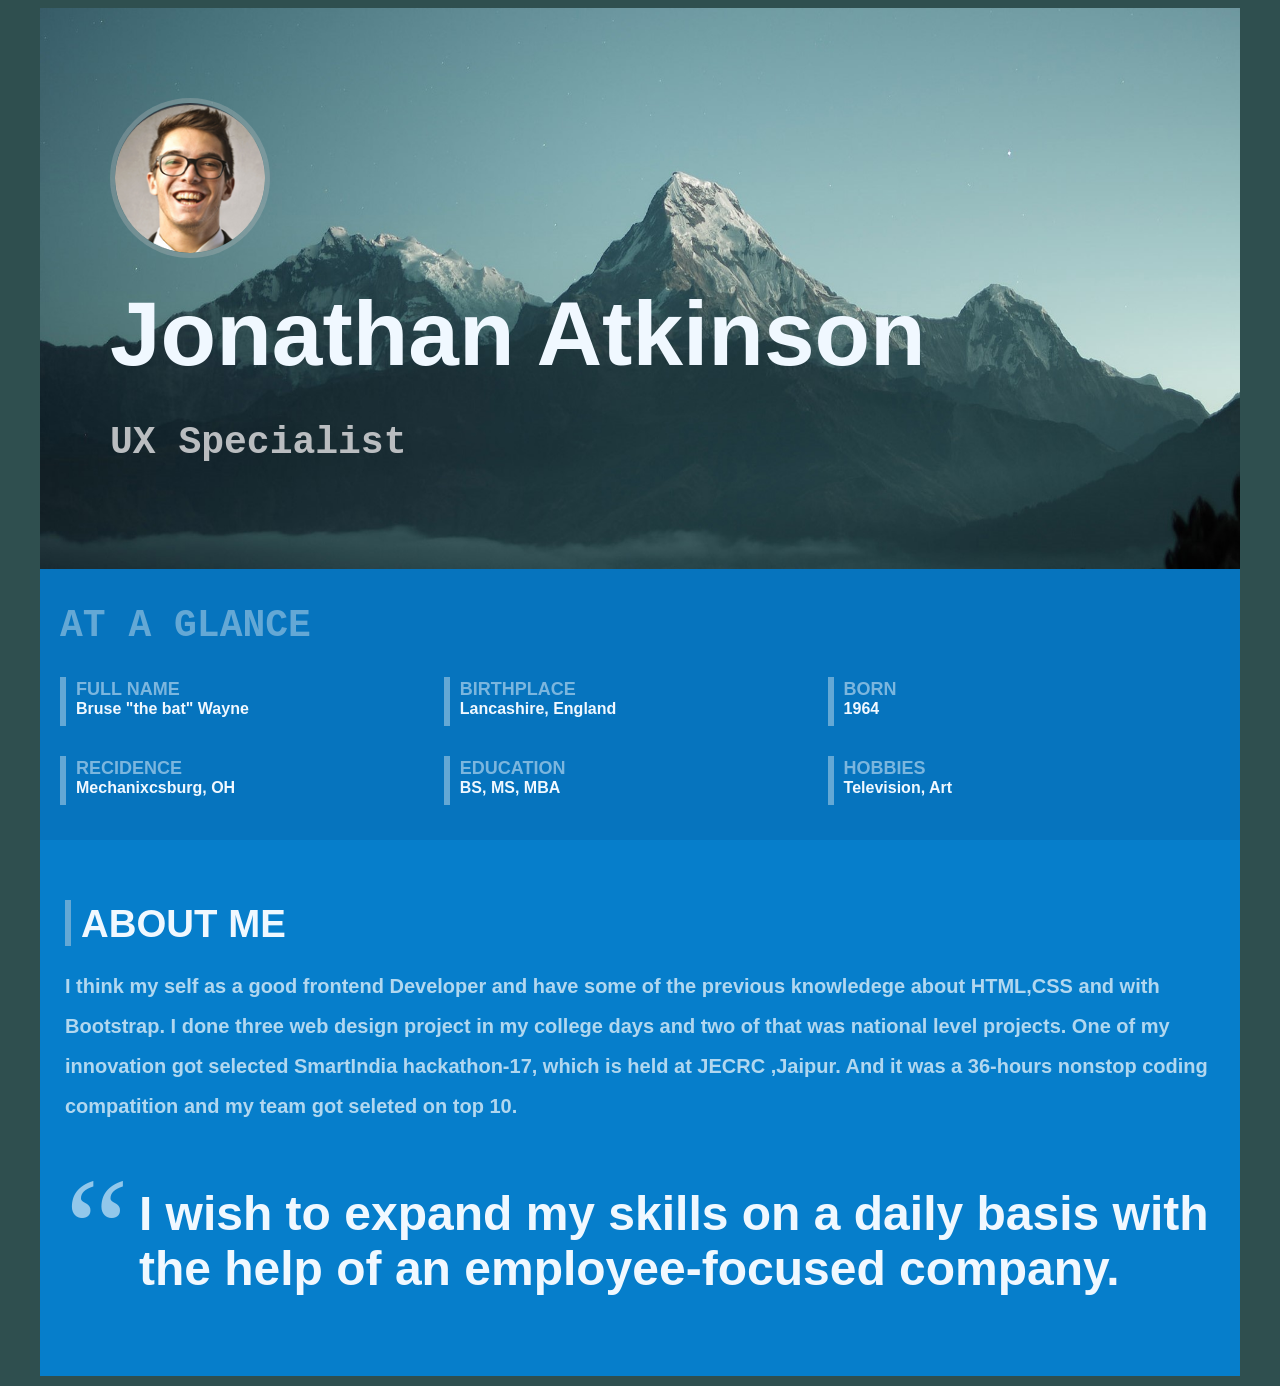
<file: task1/index.html>
<!DOCTYPE html>
<html>
    <head>
        <meta name="viewport" content="width=device-width, initial-scale=1.0">
        <title>Task 1</title>
        <link rel="stylesheet" type="text/css" href="style.css">
    </head>
    
    <body>
        <div class="content-body">
            
        <div class="container">
           
                <img src="prof.png" alt="image">
           
            <h1>Jonathan Atkinson</h1>
            <h2>UX Specialist</h2>
        </div>
         
       <div class="main-menu">
             <h2>AT A GLANCE</h2>
            <div>
               
                <div class="model-box">
                    <h4>FULL NAME</h4>
                    <h5>Bruse "the bat" Wayne</h5>
                </div>
                 <div class="model-box">
                    <h4>BIRTHPLACE</h4>
                    <h5>Lancashire, England</h5>
                </div>
                 <div class="model-box">
                    <h4>BORN</h4>
                    <h5>1964</h5>
                </div>
  
                 <div class="model-box">
                    <h4>RECIDENCE</h4>
                    <h5>Mechanixcsburg, OH</h5>
                </div>
                 <div class="model-box">
                    <h4>EDUCATION</h4>
                    <h5>BS, MS, MBA</h5>
                </div>
                 <div class="model-box">
                    <h4>HOBBIES</h4>
                    <h5>Television, Art</h5>
                </div>                
           </div> 
                 
           
            
       </div>
            
            
  
        <div class="footer-menu">
           <div class="about-model-box">
                <h4>ABOUT ME</h4>
           </div>
           
           <div class="about-content">
                <h4 class="about-details">
                I think my self as a good frontend Developer and have some of the previous knowledege about HTML,CSS and with Bootstrap.
                I done three web design project in my college days and two of that was national level projects. One of my innovation got selected SmartIndia hackathon-17, which is held at JECRC ,Jaipur. And it was a 36-hours nonstop coding compatition and my team got seleted on top 10.</h4>
            
            <div class="final">
                <span>&ldquo;</span> 
                <h4>I wish to expand my skills on a daily basis with the help of an employee-focused company.</h4>
                
            </div>
            </div>
        </div>
        </div>
    </body>
    
</html>
</file>
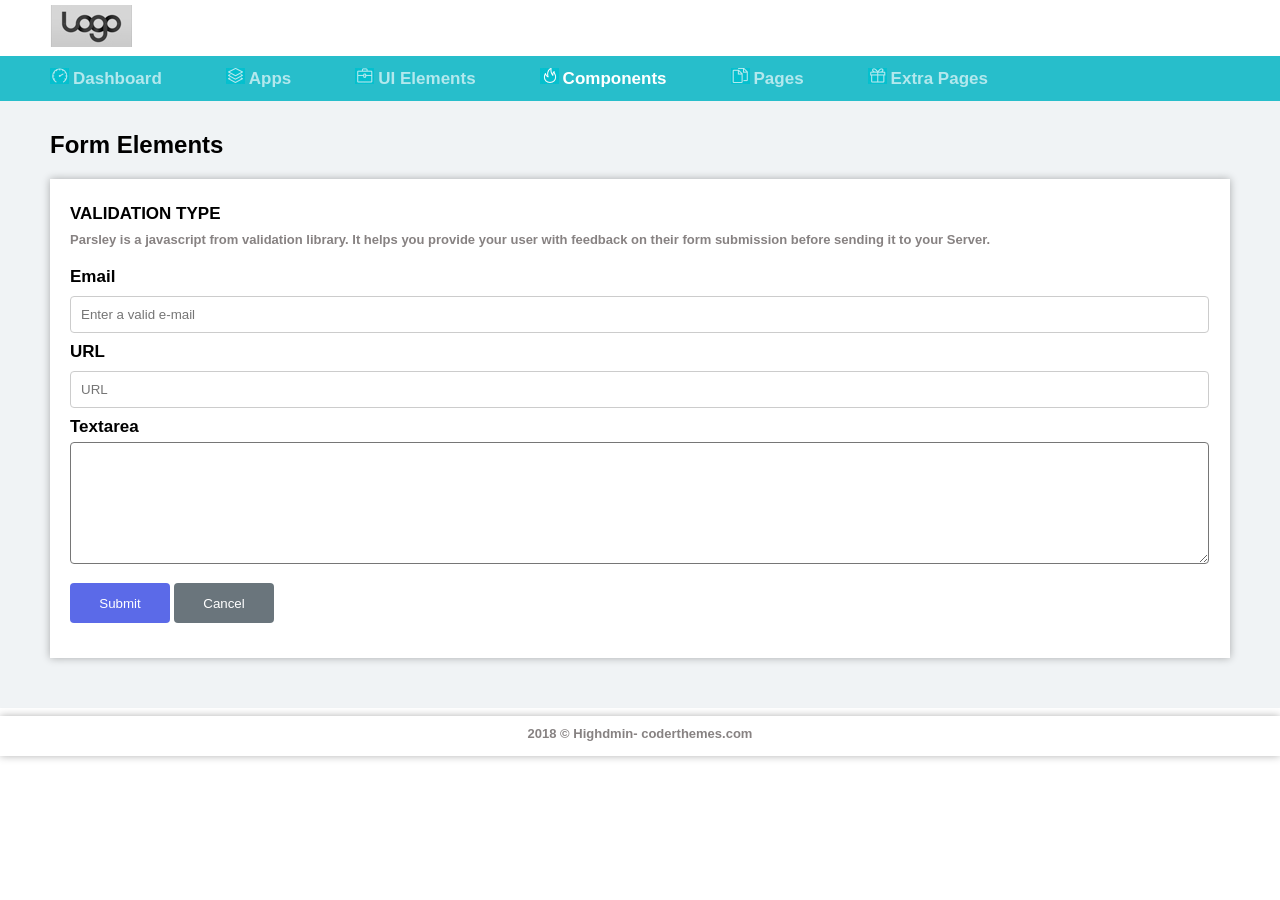
<file: task10/index.html>
<!DOCTYPE html>
<html>
    <head>
      <title>Task10</title>
        <link rel="stylesheet" type="text/css" href="css/style.css">
    </head>
    <body>

          <header>
                <div class="logo">
                 <img src="img/logo.jpg" alt="logo">
              </div>
                <div class="header-menu">
                   
                      <div class="header-title">
                          <img src="img/m1.jpg" alt="icon">
                          <h3>Dashboard</h3>
                       </div>
                       <div class="header-title">
                        <img src="img/m2.jpg" alt="icon">
                        <h3>Apps</h3>
                       </div>
                       <div class="header-title">
                            <img src="img/m3.jpg" alt="icon">
                           <h3>UI Elements</h3>
                       </div>
                       <div class="header-title active">
                            <img src="img/m4.jpg" alt="icon">
                          <h3> Components</h3>
                       </div>
                       <div class="header-title">
                             <img src="img/m5.jpg" alt="icon">
                        <h3> Pages</h3>
                       </div>
                       <div class="header-title">
                            <img src="img/m6.jpg" alt="icon">
                          <h3>Extra Pages</h3>
                       </div>
                    
                </div>
          </header>
          <section>
      
            <h1>Form Elements </h1>
           <div class="screens">
                 <h3 class="caps">Validation Type</h3>
                 <p> Parsley is a javascript from validation library. It helps you provide your user with feedback on their form submission before sending it to your Server.</p>
                
               <div class="content">
                    <h3>Email</h3>
                    <input type="text" name="email" placeholder="Enter a valid e-mail" >
                    <h3>URL</h3>
                    <input type="text" name="url" placeholder="URL" >
                    <h3>Textarea</h3>
                    <textarea name="area" class="input-text"></textarea>
                    <input type="button" value="Submit" class="btn-submit" >
                    <input type="button" value="Cancel" class="btn-cancel">
                </div>                        
                 
                  
              
         </div>
      
             
          
      
        </section>
          <footer>
              <p>2018 &copy; Highdmin- coderthemes.com</p>
          </footer>
        
     
    </body>

</html>
</file>
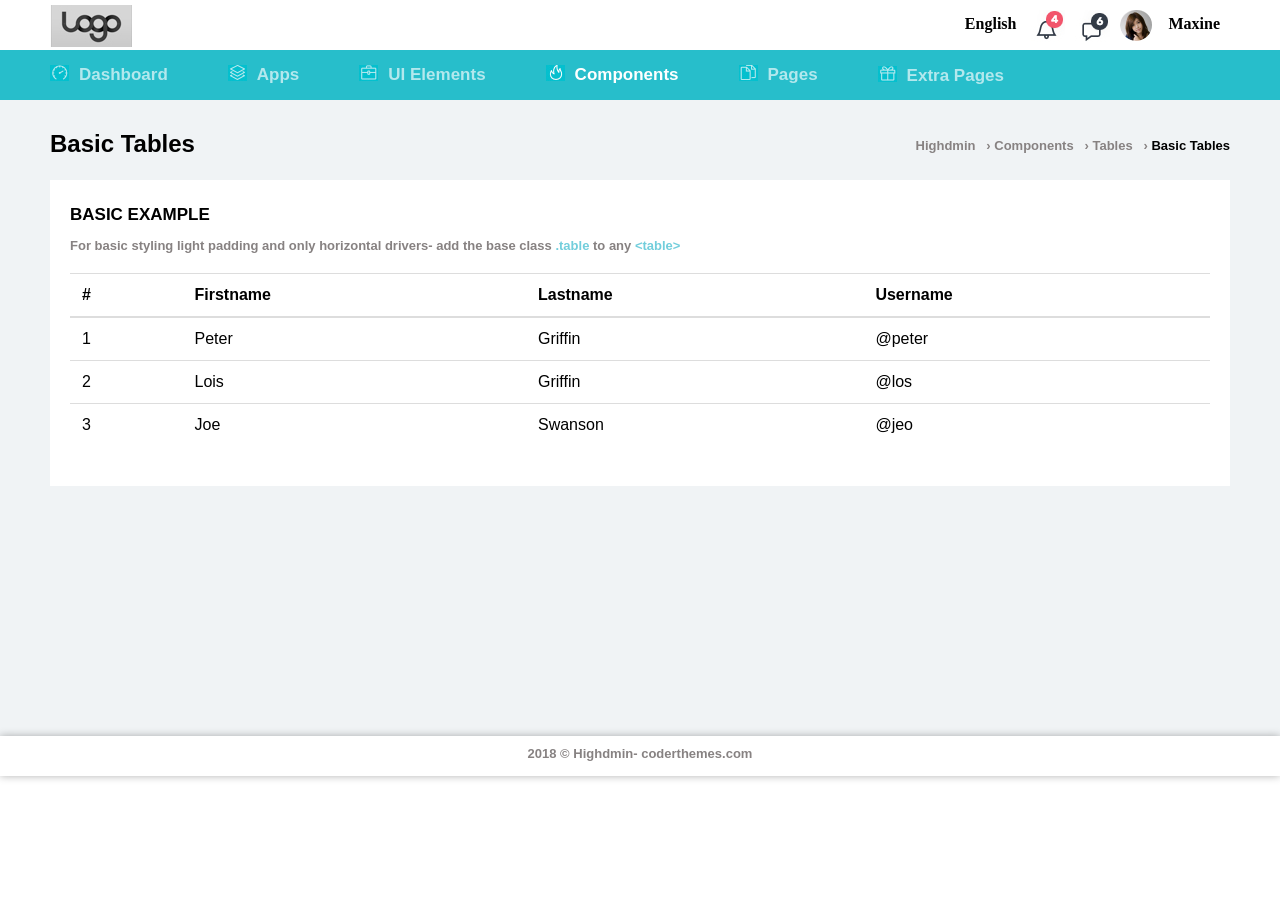
<file: task11/index.html>
<!DOCTYPE html>
<html>
    <head>
      <title>Task11</title>
        <link rel="stylesheet" type="text/css" href="css/style.css">
    </head>
    <body>

          <header>
                <div class="logo">
                 <img src="img/logo.jpg" alt="logo">
                 <div>
                    <h4>English</h4> <img src="img/l1.jpg" alt="l1"> <img src="img/l2.jpg" alt="l1"> <img src="img/p1.png" alt="profile"> <h4>Maxine</h4> 
                 </div>
               </div>
                <div class="header-menu">
                   
                      <div class="header-title">
                          <img src="img/m1.jpg" alt="icon">
                          <h3>Dashboard</h3>
                       </div>
                       <div class="header-title">
                        <img src="img/m2.jpg" alt="icon">
                        <h3>Apps</h3>
                       </div>
                       <div class="header-title">
                            <img src="img/m3.jpg" alt="icon">
                           <h3>UI Elements</h3>
                       </div>
                       <div class="header-title active">
                            <img src="img/m4.jpg" alt="icon">
                          <h3>Components</h3>
                       </div>
                       <div class="header-title">
                             <img src="img/m5.jpg" alt="icon">
                        <h3>Pages</h3>
                       </div>
                       <div class="header-title">
                            <img src="img/m6.jpg" alt="icon">
                          <h3>Extra Pages</h3>
                       </div>
                    
                </div>
          </header>
          <section>
            <div class="page-title">
              <h1>Basic Tables</h1>
              <p>Highdmin &nbsp; &rsaquo; Components &nbsp; &rsaquo; Tables &nbsp; &rsaquo; <strong>Basic Tables</strong></p>  
            </div>
           <div class="screens">
                 <h3 class="caps">basic example</h3>
                 <p>For basic styling light padding and only horizontal drivers- add the base class <span>.table</span> to any <span>&lt;table&gt;</span></p>
                <div class="content">
                          <table>
                              <tr>
                                  <th>#</th>
                                  <th>Firstname</th>
                                  <th>Lastname</th>
                                    <th>Username</th>
                                  
                              </tr>
                                <tr>
                                    <td class="num">1</td>
                                    <td>Peter</td>
                                    <td>Griffin</td>
                                    <td>@peter</td>
                                </tr>
                                <tr>
                                    <td class="num">2</td>
                                    <td>Lois</td>
                                    <td>Griffin</td>
                                    <td>@los</td>
                                </tr>
                              <tr>
                                  <td class="num">3</td>
                                  <td>Joe</td>
                                  <td>Swanson</td>
                                  <td>@jeo</td>
                            </tr>
                               
                        </table>           
                 </div>
                  
              
              </div>
      
             
          
      
        </section>
          <footer>
              <p>2018 &copy; Highdmin- coderthemes.com</p>
          </footer>
        
     
    </body>

</html>
</file>
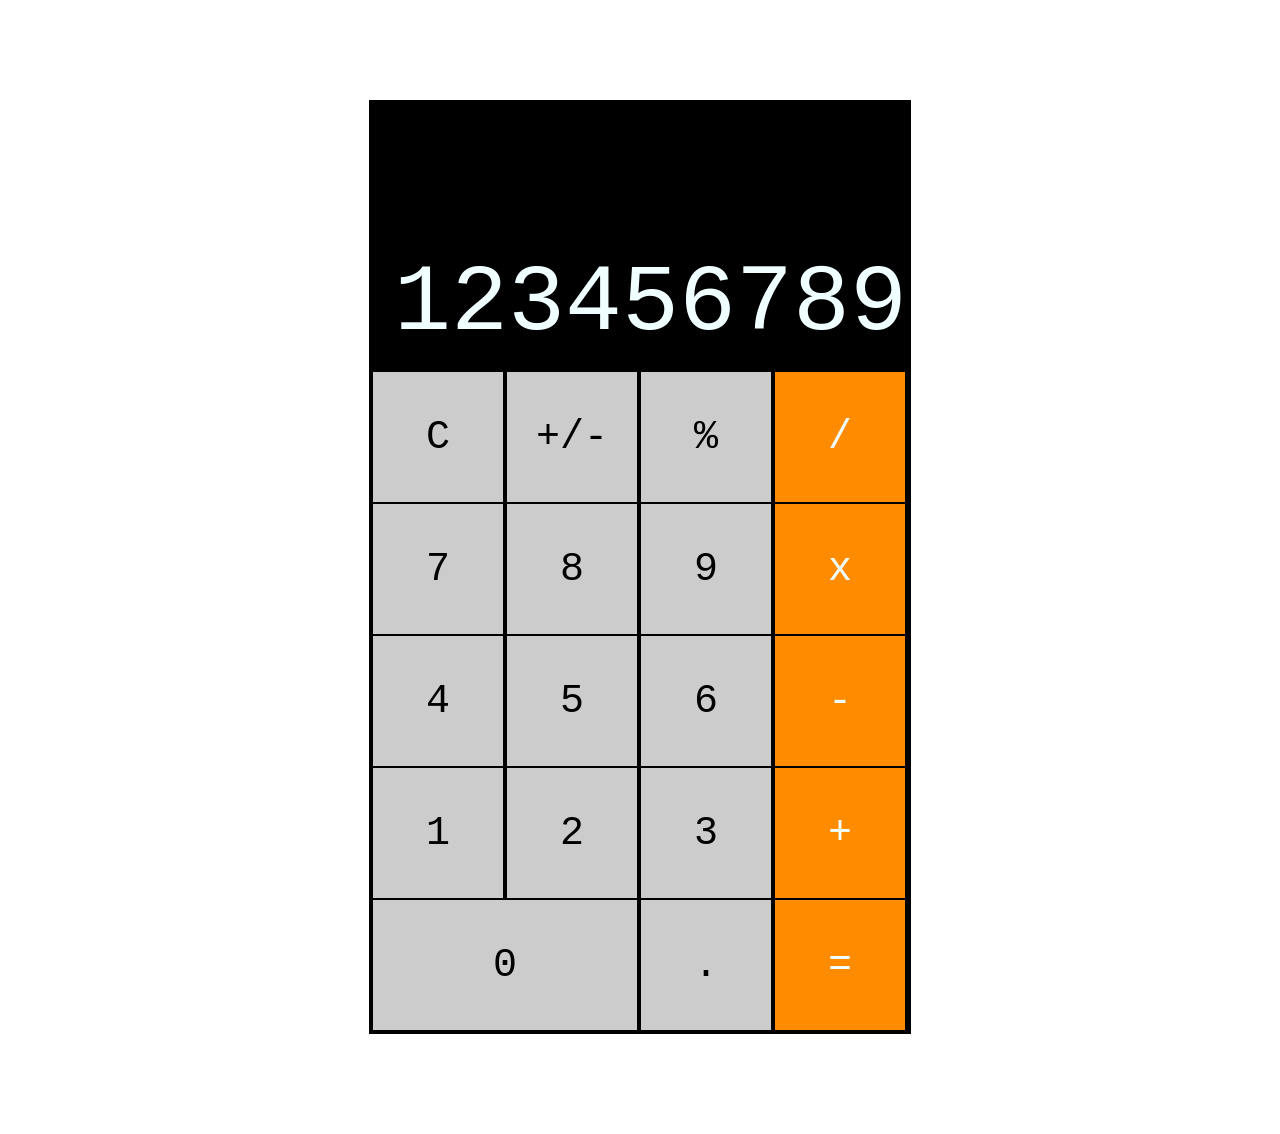
<file: task2/index.html>
<!DOCTYPE html>
<html>
<head>
<link rel="stylesheet" type="text/css" href="style.css">
    <title>Task2</title>
</head>
<body>

<div class="container">
  <div class="display">123456789</div>
  <button name="btn" class="btn" >C</button>
  <button name="btn" class="btn" >+/-</button>
  <button name="btn" class="btn" >%</button>
  <button name="btn" class="btn side-button" >/</button>
  <button name="btn" class="btn" >7</button>
  <button name="btn" class="btn" >8</button>
  <button name="btn" class="btn" >9</button>
  <button name="btn" class="btn side-button" >x</button>
  <button name="btn" class="btn" >4</button>
  <button name="btn" class="btn" >5</button>
  <button name="btn" class="btn" >6</button>
  <button name="btn" class="btn side-button" >-</button>
  <button name="btn" class="btn" >1</button>
  <button name="btn" class="btn" >2</button>
  <button name="btn" class="btn" >3</button>
  <button name="btn" class="btn side-button" >+</button>
  <button name="btn" class="btn item2" >0</button>
   <button name="btn" class="btn" >.</button>
   <button name="btn" class="btn side-button" >=</button>

</div>

</body>
</html>
</file>
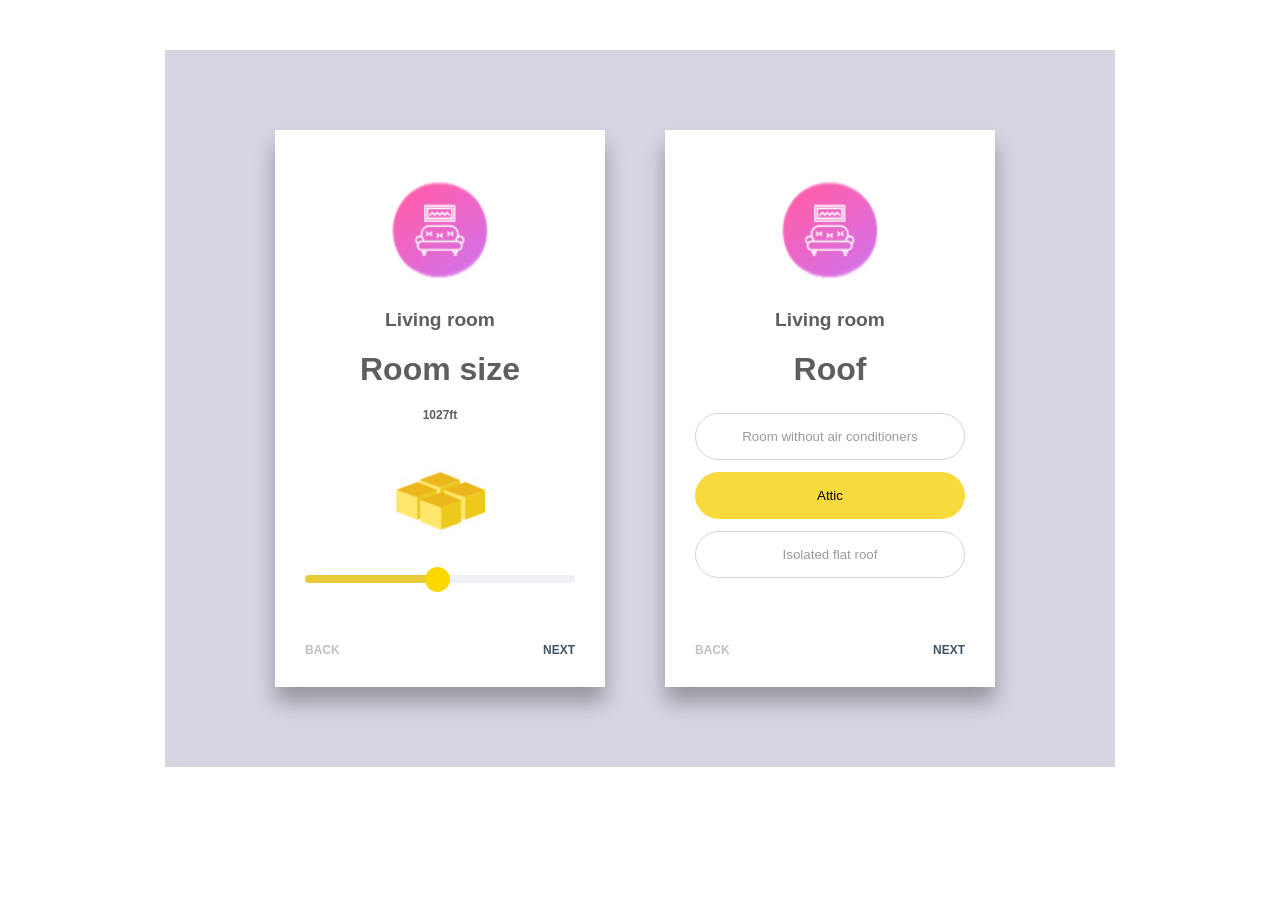
<file: task7/index.html>
<!DOCTYPE html>
<html>
    <head>
      <title>Task7</title>
        <link rel="stylesheet" type="text/css" href="css/style.css">
        <meta name="viewport" content="width=device-width, initial-scale=1.0">
    </head>
    <body>
      <div class="container">
          <div class="screen-view">
             <div class="screens">
                 <div class="img-continer">
                    
                        <img src="img/chair.jpg" alt="chair">
                        <h2>Living room</h2>
                        <h1>Room size </h1>
                </div>
                <div class="content">
                        <h4>1027ft</h4>
                        <div class="img-main">
                            <img src="img/cube.jpg" alt="cube">
                        </div>
                          
                        <div class="range">
                            <div class="range-btn">
                         </div>
                        </div>             
                        
                        
                 </div>
                  <div class="footer">
                              <h4 class="left-align">BACK</h4>
                              <h4 class="right-align">NEXT</h4>
                                  
                  </div>
              
              </div><div class="screens">
                 <div class="img-continer">
                   
                        <img src="img/chair.jpg" alt="chair">
                    
                        <h2>Living room</h2>
                        <h1>Roof</h1>
                </div>
                <div class="content">
                    <button class="round-button">
                        <p>Room without air conditioners</p>
                    </button>
                       <button class="round-button-active">
                        <p>Attic</p>
                       </button>    
                       <button class="round-button">
                        <p>Isolated flat roof</p>
                        </button>
                                         
                 </div>
                     <div>
                              <h4 class="left-align">BACK</h4>
                              <h4 class="right-align">NEXT</h4>
                                  
                          </div>
              
              </div>
          
          </div>
        
      </div>
    </body>

</html>
</file>
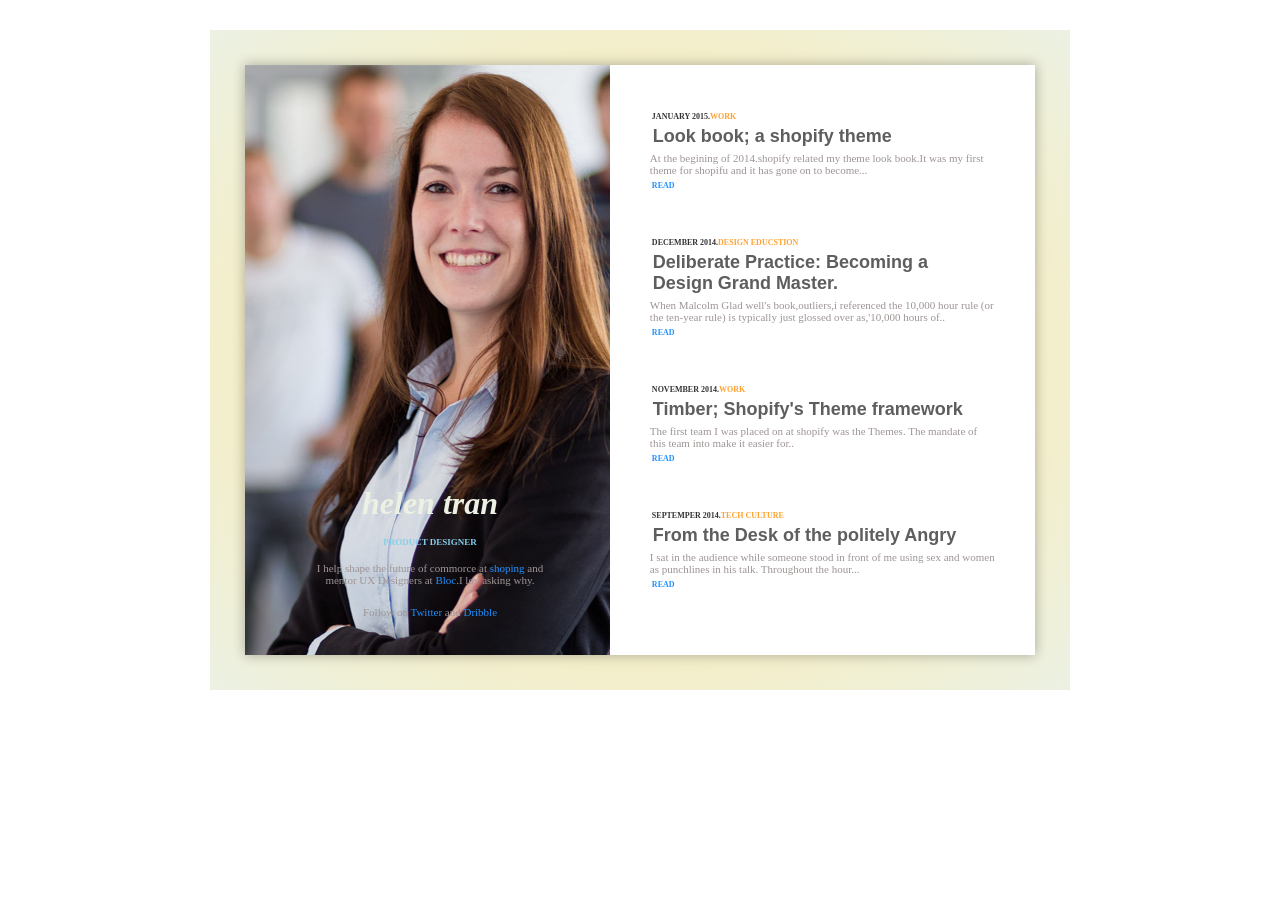
<file: task8/index.html>
<!DOCTYPE html>
<html>
    <head>
      <title>Task8</title>
        <link rel="stylesheet" type="text/css" href="css/style.css">
    </head>
    <body>
      <div class="container">
          <div class="screen-view">
              <div class="screens">
                 <div class="img-continer">
                     <div class="img-content">
                         <h1>helen tran</h1>
                         <h5>Product designer</h5>
                         <p>I help shape the future of commorce at <span>shoping</span> and mentor UX Designers at <span>Bloc</span>.I lov asking why.</p>
                         <div class="follow-up">
                           <p>Follow on <span>Twitter</span> and <span>Dribble</span></p>
                         </div>
                     </div>
                  
                 </div>
                 <div class="content">
                     <div class="content-block">
                         <h3>january 2015.<span>Work</span></h3>
                         <h2>Look book; a shopify theme</h2>
                         <p>At the begining of 2014.shopify related my theme look book.It was my first theme for shopifu and it has gone on to become...</p>
                         <h4>Read</h4>
                         
                     </div>
                     <div class="content-block">
                          <h3>december 2014.<span>design educstion</span></h3>
                         <h2>Deliberate Practice: Becoming a Design Grand Master.</h2>
                         <p>When Malcolm Glad well&#39;s book,outliers,i referenced the 10,000 hour rule (or the ten-year rule) is typically just glossed over as,&#39;10,000 hours of..</p>
                         <h4>Read</h4>
                         
                     </div>
                     <div class="content-block">
                          <h3>november 2014.<span>work</span></h3>
                         <h2>Timber; Shopify&#39;s Theme framework</h2>
                         <p>The first team I was placed on at shopify was the Themes. The mandate of this team into make it easier for..</p>
                         <h4>Read</h4>
                         
                     </div>
                     <div class="content-block">
                         <h3>septemper 2014.<span>tech culture</span></h3>
                         <h2>From the Desk of the politely Angry</h2>
                         <p>I sat in the audience while someone stood in front of me using sex and women as punchlines in his talk. Throughout the hour...</p>
                         <h4>Read</h4>
                         
                     </div>
                                          

                     
                                    
                 </div>
               
              
              </div>       
            
              
              
          
          </div>
        
      </div>
    </body>

</html>
</file>
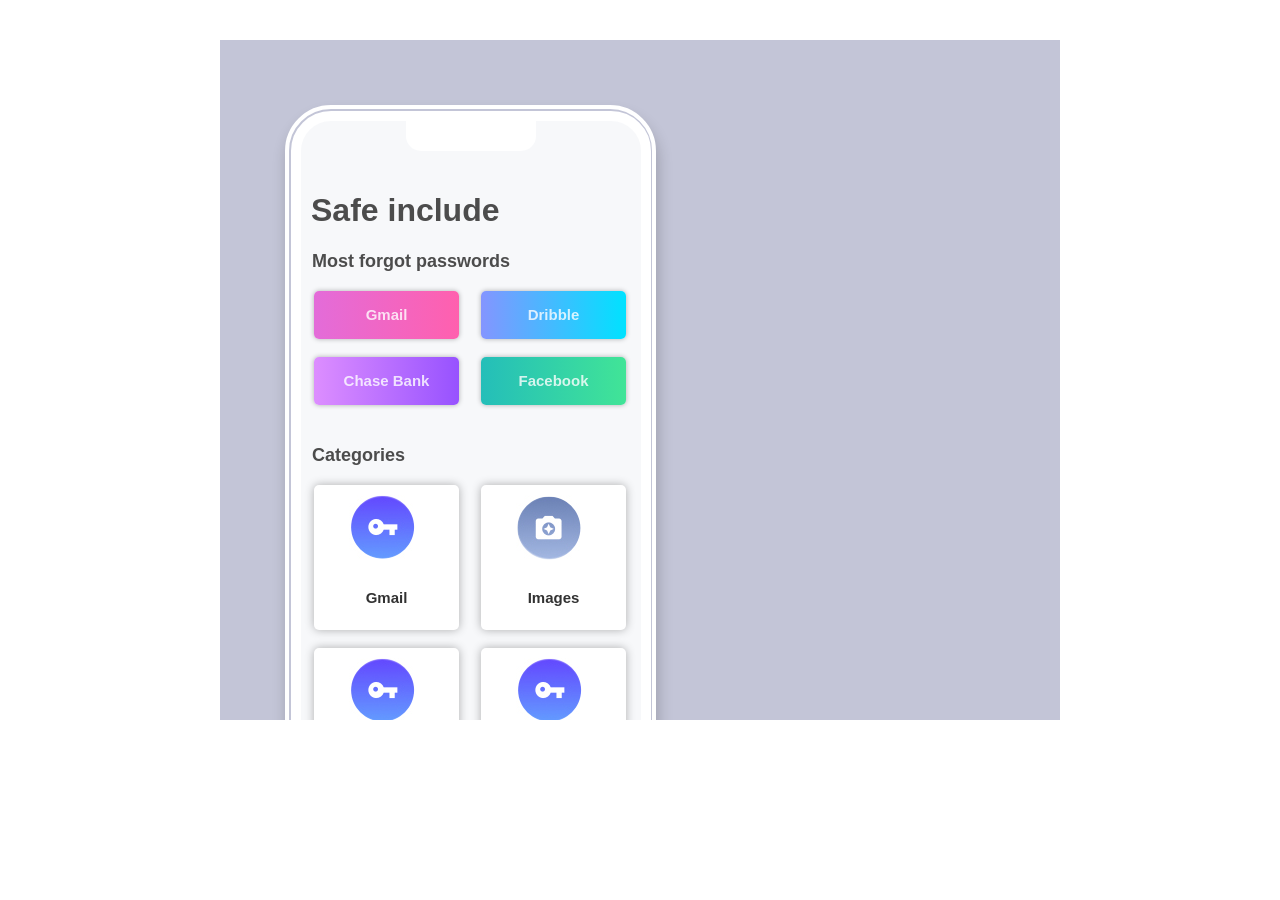
<file: task9/index.html>
<!DOCTYPE html>
<html>
    <head>
      <title>Task9</title>
        <link rel="stylesheet" type="text/css" href="style.css">
    </head>
    <body>
      <div class="container">
          <div class="screen-view">
              <div class="screens-master">
             <div class="screens">
                 <div class="head-model">
                 
                 </div>
              
                <div class="content">
                       <h1>Safe include</h1>   
                        <h2>Most forgot passwords</h2>   
                    <div class="box">
                           
                           <div class="box-model btn-one">
                               <h3>Gmail</h3>
                           </div>
                           <div class="box-model btn-two">
                               <h3>Dribble</h3>
                           </div>
                           <div class="box-model btn-three">
                               <h3>Chase Bank</h3>
                           </div>
                           <div class="box-model btn-four">
                               <h3>Facebook</h3>
                           </div>
                       </div>
                     
                      
                           
                           <h2>Categories</h2>
                     <div class="box">
                           <div class="img-model">
                               <img src="img1.jpg" alt="img1" class="img-pos">
                               <h3>Gmail</h3>
                           </div>
                           <div class="img-model">
                               <img src="img2.jpg" alt="img2" class="img-pos">
                              <h3>Images</h3>
                           </div>
                           <div class="img-model">
                               <img src="img1.jpg" alt="img2" class="img-pos">
                              <h3>Gmail</h3>
                           </div>
                           <div class="img-model">
                               <img src="img1.jpg" alt="img2" class="img-pos">
                                <h3>Images</h3>
                           </div>
                       </div>
                       
                 </div>
                 
              
              </div>
                </div>
              
          </div>
        
      </div>
    </body>

</html>
</file>
<file: task1/style.css>
h1{
    font-family:sans-serif;
    font-size:91px;
    color:aliceblue;
    padding: 20px 0px;
    font-weight:bolder;
    margin: 0px;
    
}
h2{
    font-family:"Lucida Consolas",monospace;
    font-size:38px;
    color:#babdc0;
    padding: 15px 0px;
    margin: 0px;
    
}

 .main-menu h2
{
    color: #64a8d5;
}

h3,h4,h5,h6{
    padding: 0;
    margin: 0;
    color:aliceblue;
    font-family:"Helvetica",sans-serif;
    }
h4{
    font-size:18px;   
}


h5{
    font-size:16px;
}
h6{
    font-size:40px;
}

img
{
    border:solid 5px rgba(192,192,192,0.3);
    border-radius: 50%;
    width: 150px;
    height: 150px;
}
span
{
    font-size:900%;
    color:aliceblue;
    opacity: 0.6;   
}
.model-box h4{
      opacity: 0.5;
}
body{
    background-color: darkslategrey;
    
   
}
.content-body{
    background-image: url("12.jpg");
    background-size: 100% 41%;
    background-repeat: no-repeat;
    background-color:#0674be;
    width: 1200px;
    height: auto;   
    margin: 0px auto;     
}


.container{
    padding: 90px 70px;
  
    
}
.main-menu{    
  padding: 20px 20px;
       }

.footer-menu{
    background-color:#067ecb;  
    margin-top:0;
    padding-top:60px;
    padding-left:25px;
    padding-right: 25px;
}

.model-box
{
    background-color: #0674be;
    margin: 15px 0px;
    width: 30.5%;
    height: auto;
    padding:2px 10px 8px;
    display:inline-block;
    border-left: 6px solid #64a8d5;  
}

.final
{
    padding: 20px 0px;
    display: flex;
}

.about-model-box h4{
    font-size:2.4em;

}

.about-model-box
{
    background-color: #067ecb;
    border-left: 6px solid #64a8d5;
    height: auto;
    padding:2px 10px 0px;
    padding-left: 10px;
}
.about-content
{
    
    padding: 20px 0px;
}
.about-details {
    line-height: 2.0;
    font-size: 20px;
    color: #b1d7ef;
}

.final h4
{
    padding: 40px 0px 40px 10px;
    font-size:300%!important;

}
</file>
<file: task10/css/style.css>
body
{
    margin: 0;
}

section
{
    background-color: #f0f3f5;
    padding: 30px 50px 30px 50px;
}

.header-menu
{
    background-color: #27becb;
    padding: 0px 50px;
}
.header-menu h3
{
    color:#b3e8ed;
    
}
.logo
{
    margin: 5px 50px;

}

.header-title
{
    display: inline-block;
    padding: 12px 60px 12px 0px;
    
}
.header-title h3
{
 display: inherit;
    margin: 0;
}
.header-title img
{
    display: inherit;
}
.active h3
{
    color:white!important;
}
.screens
{
   margin: 20px 0px;
    background-color:white;
    box-shadow: 0 0 8px rgba(0, 0, 0, 0.3); 
    padding: 20px;
}
h2,h3,p
{
    font-family:sans-serif;
    margin: 0;
}
p{
   color: #878282;
    margin-top: 8px;
    font-size: 13px;
    font-weight: bold;
}
h1{
    font-family:sans-serif;
    font-size: 24px;
    margin: 0px;
    
}
h3{
    color: black;
    font-size: 17px;
    margin: 5px 0px;
}

.btn{
    display: inline-block;
    padding: 15px 0px;
}
input[type=button]
{
  height: 40px;
  width: 100px;
  border-radius: 4px;
  border: none;
  color: white;
  margin: 15px 0px;
}
.btn-submit
{
    background-color: #5b6ae8;
}
.btn-cancel
{
    background-color: #6a757c;
}
.caps
{
    text-transform: uppercase;
}

.content{
    margin-top: 20px;
    
}
input[type=text]
{
  width: 98%;  
  padding: 10px;
  margin: 4px 0;
  display: inline-block;
  border: 1px solid #ccc;
  border-radius: 4px;
   
}
footer
{
    height: 40px;
    text-align: center;
    background-color: white;
    box-shadow: 0 0 8px rgba(0, 0, 0, 0.3); 
    
}
footer p
{
    padding: 10px;
}
.input-text
{
    margin: 1px red solid;
    width: 98%;
    height: 100px;
    border-radius: 4px;
    padding: 10px;
}
</file>
<file: task11/css/style.css>
body
{
    margin: 0;
}

section
{
    background-color: #f0f3f5;
    padding: 20px 50px 130px 50px;
}

.header-menu
{
    background-color: #27becb;
    padding: 0px 50px;
     height: 50px;   
}
.logo
{
    margin: 5px 50px;
    height: 40px;
}
.logo  h4
{
    float: left;
    margin: 10px;
}
.logo div img
{
    margin: 5px;
}
.header-title
{
   padding: 10px 60px 10px 0px;
   float: left;
   display: block;
}
.page-title
{
    padding: 10px 0px;
}
.page-title h1
{
    float: left;
}
.page-title p
{
    float: right;
    margin: 0;
}
.header-title h3
{
 display: inherit;
 margin: 0;
}
.header-title img
{
    display: inherit;
  
}
.active h3
{
    color:white!important;
}
.screens
{
   margin: 40px 0px 120px;
    background-color:white;
    padding: 20px;
}
h2,h3,p
{
    font-family:sans-serif;
    margin: 0;
}
p{
   color: #878282;
    padding-top: 8px;
    font-size: 13px;
    font-weight: bold;
}
h1{
    font-family:sans-serif;
    font-size: 24px;
    margin: 0px;  
}
strong
{
    color:black;
}
.logo img
{
    float: left;
}
.logo div
{
    float: right;
}
h3{
    color: black;
    font-size: 17px;
    padding: 5px 0px;
}
.header-menu img
{
    float: inherit;
    padding: 5px 10px 5px 0px;
}
.header-menu h3
{
    color:#b3e8ed;
    float: inherit;
    
}
span
{
    color:#72cedc;
}

.caps
{
    text-transform: uppercase;
}

.content{
    padding: 20px 0px;
    
}

footer
{
    height: 40px;
    text-align: center;
    background-color: white;
    box-shadow: 0 0 8px rgba(0, 0, 0, 0.3); 
    
}
footer p
{
    padding: 10px;
}


table {
  border-collapse: collapse;
  width: 100%;
  
}

th, td {
  font-family: sans-serif;
  padding: 12px;
  text-align: left;
  border-top: 1px solid #ddd;
}
th{
    border-top: 1px solid #ddd;
    border-bottom: 2px solid #ddd;
}
</file>
<file: task2/style.css>
.container {

  background-color:black;
  padding: 4px;
  width: 534px;
  height: 900px;
  margin:100px auto ;
  padding-top:30px;
    
}

.container > div ,.btn{
  background-color: rgba(255, 255, 255, 0.8);
  text-align: center;
  font-size: 40px;
  width: 130px;
  height: 130px;
  margin: 1px 0px;
  display: inline-block; 
  border: none;
  font-family: "Courier New",monospace;
}

div .item2 {
  width:264px;
  height:130px;
   margin: 0!important;
}

div .side-button
{
    background-color: darkorange;
    color: azure;
}
div .display{
   width: 100%;
   height: 120px;
   background-color:black;
   color:azure;
   text-align:right;
   font-size:95px; 
   margin-top: 120px;
   padding-bottom: 0;
}
</file>
<file: task7/css/style.css>
.container
{
    width: 950px;
    height: auto;
    background-color: #d5d6e2;
    margin: 50px auto;
}
.screen-view
{
     padding: 50px 80px;
    
}
.screens
{
    background-color:white;
    margin: 30px;
    padding: 30px 15px;
    box-shadow: 0 15px 20px rgba(0, 0, 0, 0.3); 
    display: inline-block;
    vertical-align:top;
    padding:30px;
    width: 270px;
    text-align: center;
   
}

.img-main{
    padding: 35px 75px;
}
.img-main img{
    width: 100px;
    
}

.img-continer img
{
    height: 100px;
    width: 100px; 
    margin: 20px 0px;
}
h1,h2,h3,h4,p
{
  
    font-family:"Arial",sans-serif;
    color:#5f5e5e;
    margin: 0;
    text-align: center;
}
h1
{
    margin-top: 20px;
}
h2{
     margin: 5px 0pc;
     font-size: 1.2em;
}
h4{
  
     font-size: 12px;
     font-weight: bold;
    
}
p{
    color: #9a9a9a;
    margin: 7px;
    
}


.left-align
{
    float: left;
    color:#c0c0c0;
   
}
.left-align:hover
{
    cursor: pointer;
    color: black;
}
.right-align:hover
{
    cursor: pointer;
    color: black;
}
.right-align
{
   
    float: right;
    color:#405468;
}
.content
{
    align-content: center;
    margin: 20px 0px 60px;    
    
}
.range{
    width: 100%;
    height: 8px;
    background: linear-gradient(to right, #e8cb39 0%,#e8cb39 50%,#000000 50%,#efeff4 50%,#efeff4 100%);
    border-radius: 4px;
    overflow: hidden;
   }
.range:hover
{
    cursor:pointer;
}
.range-btn
{
    height: 25px;
    width: 25px;
    margin-top: -8px;
    margin-left: 120px;
    background-color: gold;
    border-radius: 50%;
    position: absolute;
}

.round-button 
{   height: 47px;
    width: 100%;
    margin: 5px 0px;
    border: 1.5px solid lightgray;
    border-radius:28px;
    background: white;
}
.round-button-active
{
    height: 47px;
    width: 100%;
    margin: 7px 0px;
    border: 1.5px solid #f9da3d;
    border-radius:28px;
    color: black;
    background-color:#f9da3d;
}
.round-button-active p{
    color: black;
}
button:hover
{
    background-color:azure;
    cursor: pointer;
}
</file>
<file: task8/css/style.css>
.container
{
    width: 860px;
    height: 80%;
   background-image: radial-gradient(#f7edee,#f7edbe, #ecf1e3);
    margin: 30px auto;
}
.screen-view
{
     padding: 15px; 
     
}
.screens
{
    width: 790px;
    height: 590px;
    background-color:white;
    margin: 20px;   
    box-shadow: 0 0 12px rgba(0, 0, 0, 0.3); 
    display: flex;
}
.img-continer
{
    
    width: 370px;
    height: 590px;
    background-image: url(../img/bg.jpg);
    
}
.img-content
{
    width:250px;
    margin-top: 420px;
    color: whitesmoke;
    text-align: center;
    margin-left: 60px;
}

.content-block{
    width: 100%;
    margin: 20px 0px;
    padding-bottom: 24px;
   
}
h1,h3,h4
{
    font-family:Verdana;
}
h1{
    font-family: Georgia;
    font-style: italic;
    margin: 0;
    color:  #ecf1e3;
}
h4{
   text-transform: uppercase;
   margin: 2px;
    color: dodgerblue;
    font-size: 8px;
}
h5
{
    text-transform: uppercase;
    font-size: 9px;
    color:skyblue;
    font-family: Garamond;
}
h3{
    font-size: 8px;
    margin: 0px;
    text-transform: uppercase;
    padding: 2px;
    opacity: 0.8;
   
}
h2{
    margin: 3px;
    font-size:18px;
    font-family: sans-serif;
    color:#5e5e5e;
}
h3 span{
    color: darkorange;
}
p{
    margin: 5px 0px;
    color:#9e9494;
    font-family: "Big Caslon",serif;
    font-size: 11px;

}
p span
{
    color:dodgerblue;
}
li{
//  display: inline-block;
}
.content{
    
    width: 350px;
    height: 535px;
    align-content: center;
    margin: 20px 30px 10px;
    padding: 5px 10px;   
}
.follow-up
{
    margin-top: 20px;
}
</file>
<file: task9/style.css>
.container
{
    width: 840px;
    height: 680px;
    background-color: #c3c5d7;
    margin: 40px auto;
    overflow: hidden;
}
.screen-view
{
     padding: 50px;     
}
.screens
{
    width: 340px;
    height: 700px;
    background-color:#f7f8fa;
    margin: 2px;

    border: 10px solid white;
    border-radius: 40px;
    outline-width: 2px;    
}
.screens-master
{
    width: 363px;
    height: 720px;
    background-color:#c3c5d7;
    margin:  15px;   
    border: 4px solid white;
    border-radius: 46px; 
    box-shadow: 2px 10px 15px rgb(0,0,0,0.2);
}


h1,h2,h3
{
    color:#4c4c4c;
    font-family:"Arial",sans-serif;
}
h2
{
    margin: 1px;
    font-size: 18px;
    margin-bottom: 10px;
}
h3
{
    color: white;
    text-align: center;
    font-size: 15px;
    opacity: 0.8;
}
.head-model{
   
    border-radius: 0px 0px 15px 15px;
    width: 130px;
    height: 30px;
    margin: auto;
    background-color: white;
    
}
.content{
    padding: 10px;
    height: 100%;
    padding-top: 20px;   
}
.box
{
   margin: 0px -6px;
    padding-bottom: 30px;    
}
.box-model
{
    width: 145px;
    height: 48px;
    display: inline-block;
    margin: 9px;
    border-radius: 5px;
    box-shadow: 0px 0px 5px rgb(0,0,0,0.3);
}
.box-model:hover
{
    cursor: pointer;
    opacity: 0.5;
    
}
.img-model
{
    width: 145px;
    height: 145px;
    display: inline-block;
    margin: 9px;
    box-shadow: 0px 0px 10px rgb(0,0,0,0.3);
    background-color: white;
    border-radius: 5px;
}
.img-model:hover
{
    cursor: pointer;
    opacity: 0.8;
}
.btn-one{
     background-image: linear-gradient(to right, #e36cd9 , #ff60ae);
}
.btn-two{
     background-image: linear-gradient(to right, #8495ff , #00e2ff);
}
.btn-three{
    background-image: linear-gradient(to right, #dd8eff , #9752ff);
}
.btn-four{
    background-image: linear-gradient(to right, #24beb9 , #41e497);
}

.img-model h3{
    color:black;
}
.img-pos
{
    padding-top: 10px;
    padding-left: 35px;
    padding-bottom: 10px;
    align-content: center;
    
}
</file>
